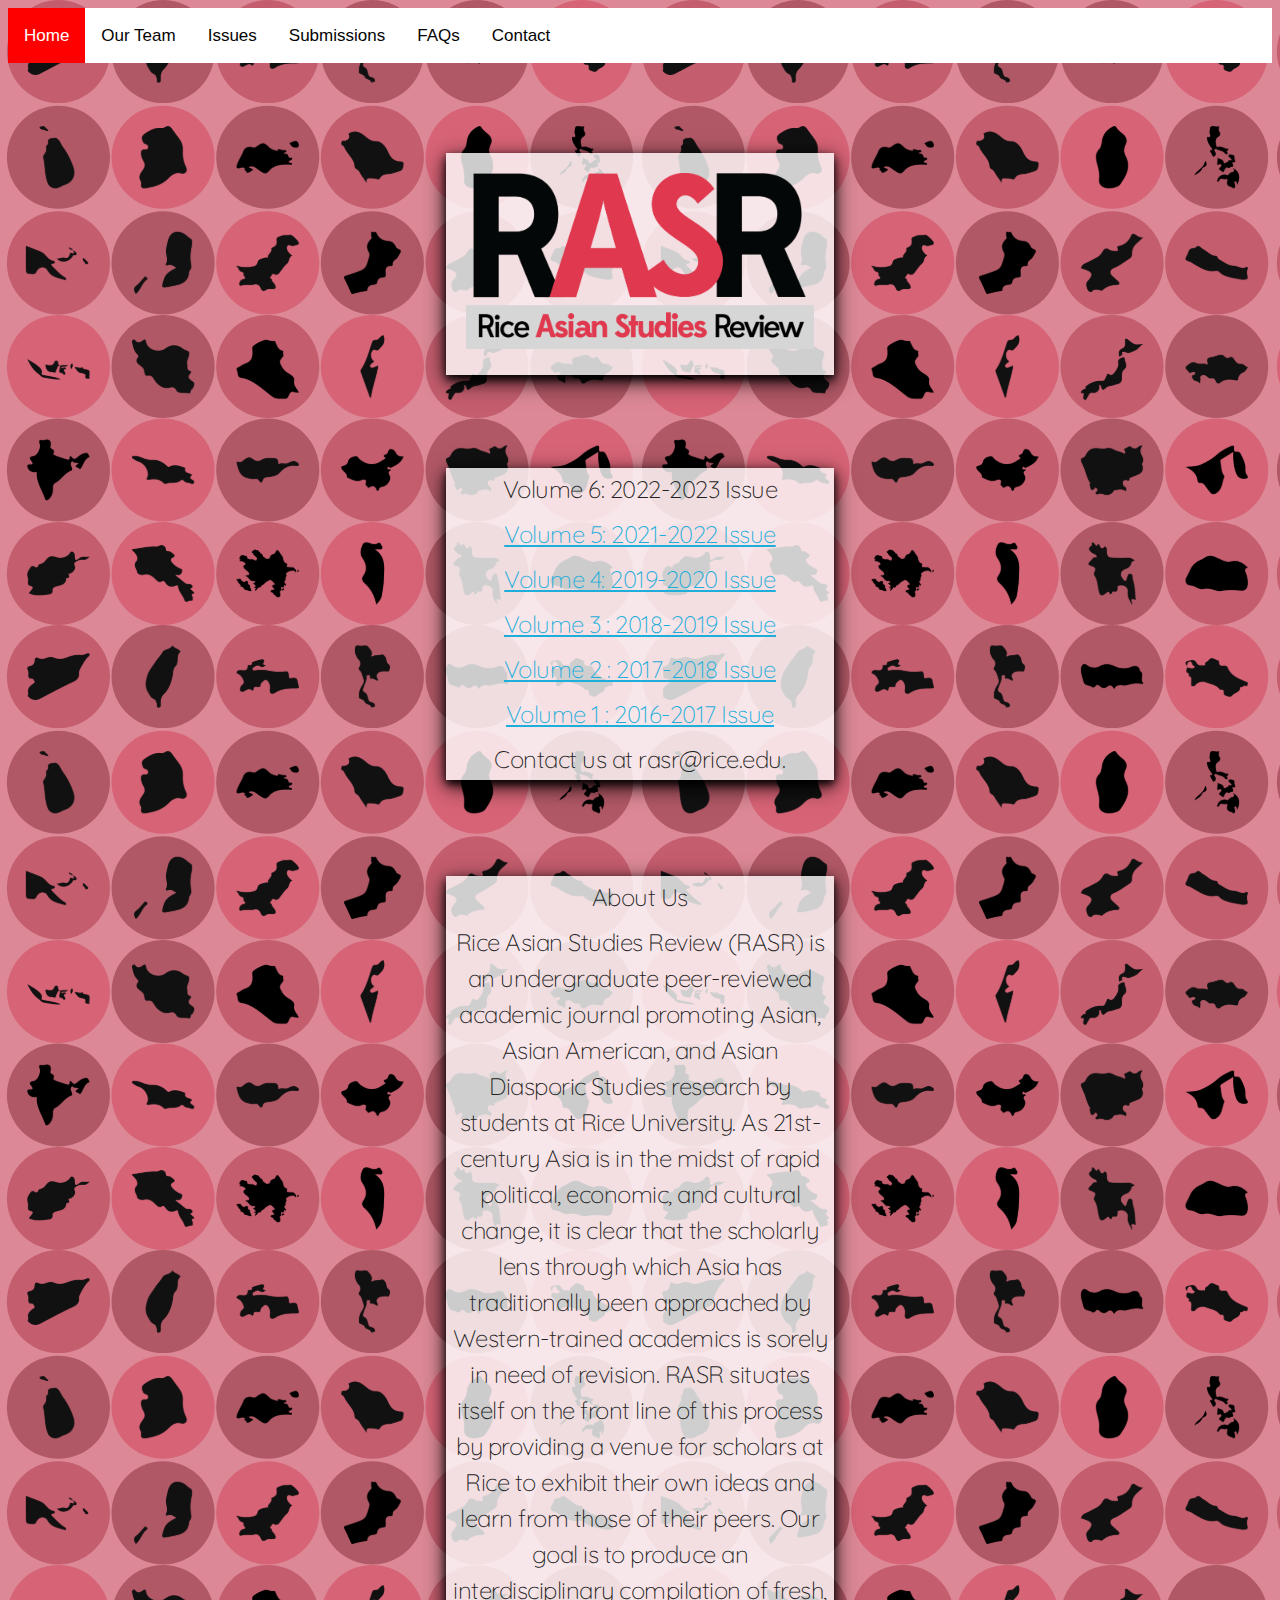
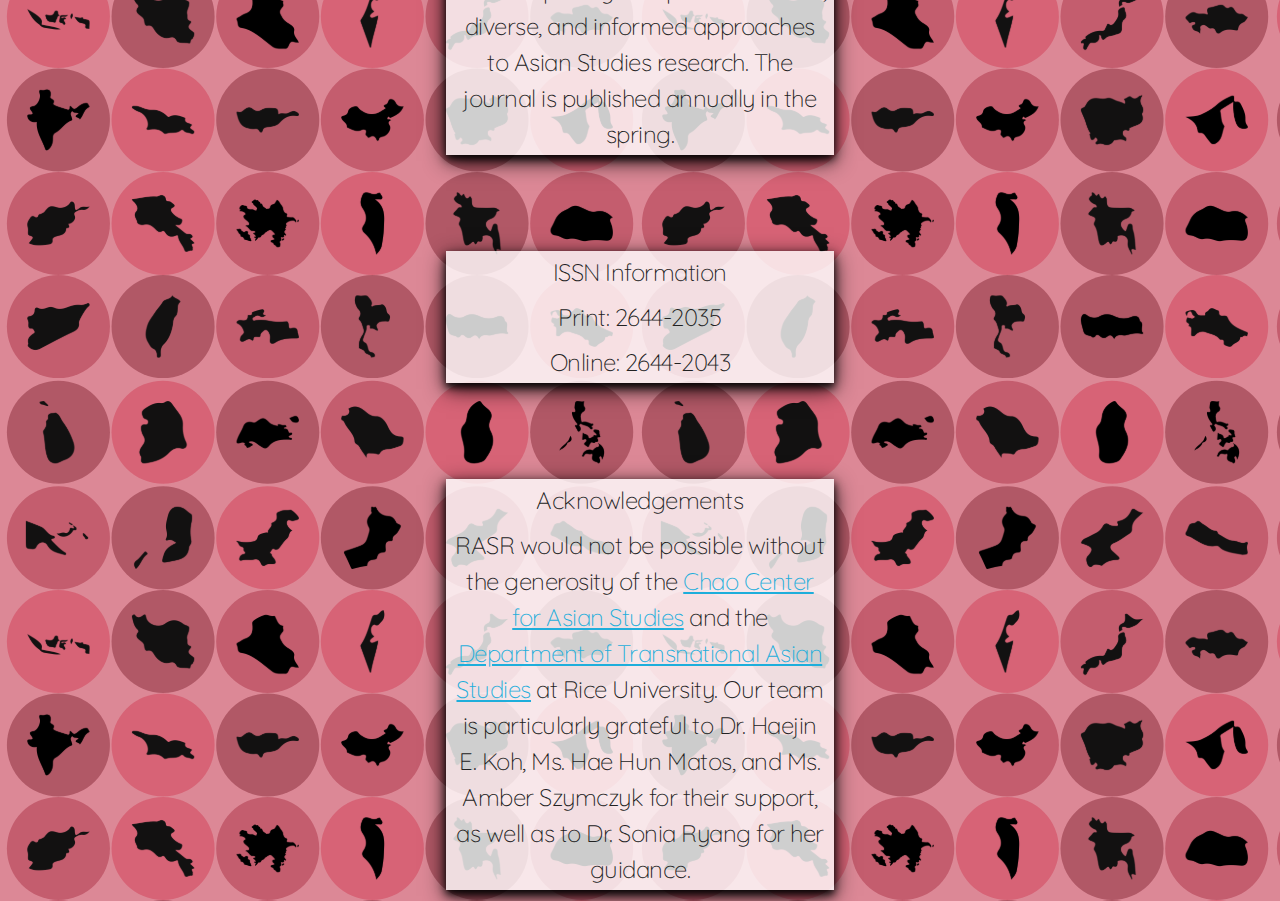
<file: index.html>
<!DOCTYPE html>
<html lang="en">
<head>
<!-- <head background="web-background%20copy.svg"> -->
    <meta charset="UTF-8">
    <title>RASR</title>
    <link rel="stylesheet" href="Skeleton-2.0.4/css/skeleton.css">
    <link rel="stylesheet" href="custom.css">
    <link href="https://fonts.googleapis.com/css?family=Quicksand:300,400" rel="stylesheet">
    <link rel="shortcut icon" href="betterqualitylogo.png">
</head>

<!-- Navigation: Attempt 1 -->
<div class="nav">
    <a class="active" href="index.html">Home</a>
    <a href="pages/ourteam.html">Our Team</a>
    <a href="pages/issues.html">Issues</a>
    <a href="pages/submissions.html">Submissions</a>
    <a href="pages/faqs.html">FAQs</a>
    <a href="pages/contact.html">Contact</a>
  </div>


<body background="web-background%20copy.svg">

    <div class="row gap"></div>
    <div class="row">
    <div class="offset-by-four four columns">
        <div class="card submit-card">
            <img class="u-max-full-width logo" src="Logo_avery.png">
        </div>
    </div>
</div>


<div class="row gap"></div><div class="row">
    <div class="offset-by-four four columns">
        <div class="card submit-card">
            <h5 class="article_title">Volume 6: 2022-2023 Issue</h5>
            <h5 class="article_title"><a href="issue5/RASR_V5.pdf">Volume 5: 2021-2022 Issue</a></h5>
            <h5 class="article_title"><a href="RASR_V4_FINAL.pdf">Volume 4: 2019-2020 Issue</a></h5>
            <h5 class="article_title"><a href="RASR_V3.pdf">Volume 3 : 2018-2019 Issue</a></h5>
            <h5 class="article_title"><a href="issue2/RASR_VOLUME_2.pdf">Volume 2 : 2017-2018 Issue</a></h5>
            <h5 class="article_title"><a href="issue1/RASR Inaugural Issue_full.pdf">Volume 1 : 2016-2017 Issue</a></h5>
            <h5 class="article_title">Contact us at rasr@rice.edu.</h5>
        </div>
    </div>
</div>

<!-- About Us Section -->
<div class="row gap"></div><div class="row">
    <div class="offset-by-four four columns">
        <div class="card submit-card">

            <h5 class="article_title">About Us</h5>
            <h5 class="article_title">
                Rice Asian Studies Review (RASR) is an undergraduate peer-reviewed academic journal promoting Asian, Asian American, and Asian Diasporic Studies research by students at Rice University. As 21st-century Asia is in the midst of rapid political, economic, and cultural change, it is clear that the scholarly lens through which Asia has traditionally been approached by Western-trained academics is sorely in need of revision. RASR situates itself on the front line of this process by providing a venue for scholars at Rice to exhibit their own ideas and learn from those of their peers. Our goal is to produce an interdisciplinary compilation of fresh, diverse, and informed approaches to Asian Studies research. The journal is published annually in the spring.
            </h5>
        </div>
    </div>
</div>


<!-- ISSN Section -->
<div class="row gap"></div><div class="row">
    <div class="offset-by-four four columns">
    <div class="card submit-card">

        <h5 class="article_title">ISSN Information</h5>
        <h5 class="article_title">
            Print: 2644-2035
        </h5>
        <h5 class="article_title">
            Online: 2644-2043
        </h5>
    </div>
    </div>  
</div>

<!-- Acknowledgements Section -->
<div class="row gap"></div><div class="row">
    <div class="offset-by-four four columns">
    <div class="card submit-card">

        <h5 class="article_title">Acknowledgements</h5>
        <h5 class="article_title">

            RASR would not be possible without the generosity of the 
            <a href="https://chaocenter.rice.edu/">Chao Center for Asian Studies</a> and the <a href="http://asianstudies.rice.edu">Department of Transnational Asian Studies</a> at Rice University. Our team is particularly grateful to Dr. Haejin E. Koh, Ms. Hae Hun Matos, and Ms. Amber Szymczyk for their support, as well as to Dr. Sonia Ryang for her guidance. 

        </h5>
    </div>
    </div>
</div>


</body>
</html>
</file>
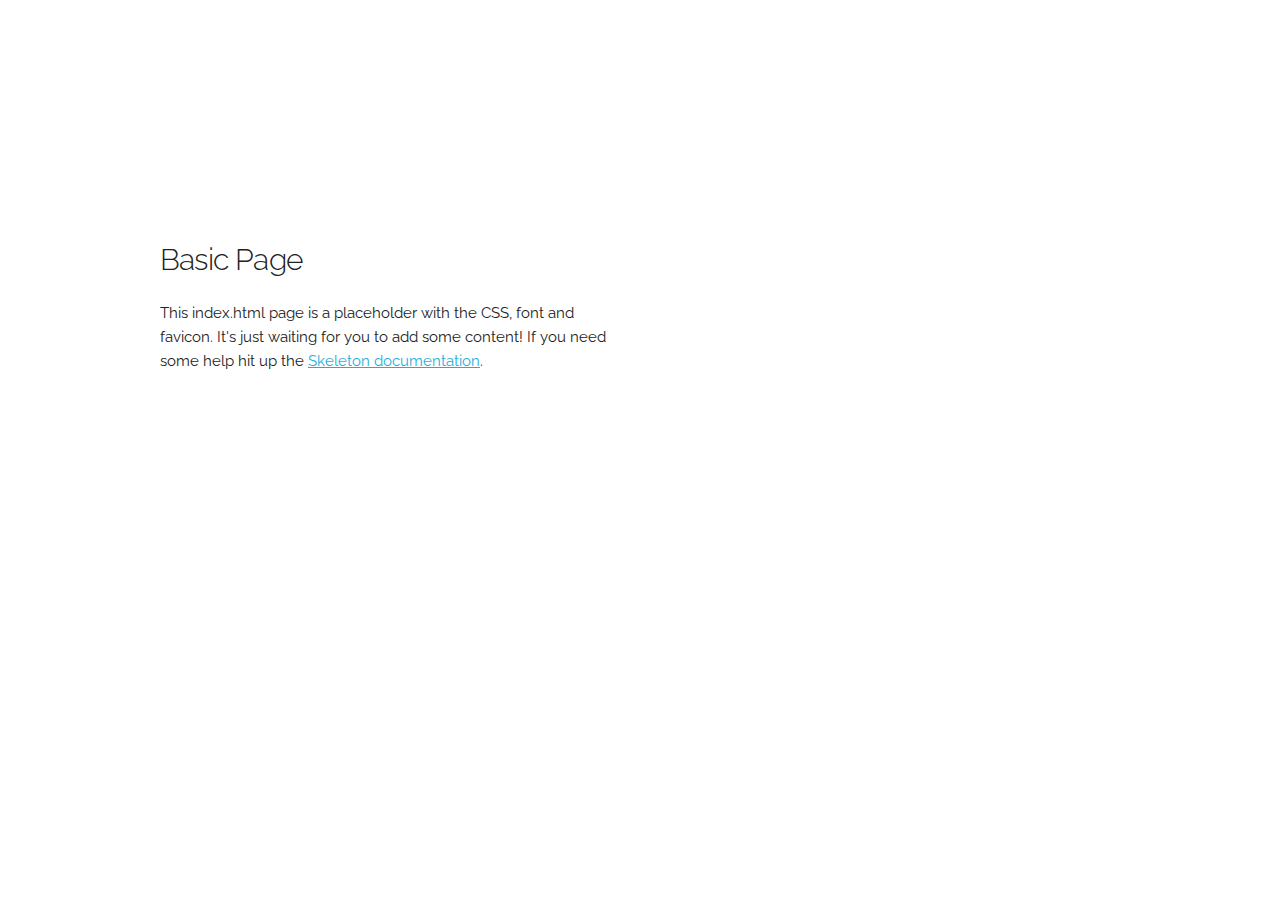
<file: Skeleton-2.0.4/index.html>
<!DOCTYPE html>
<html lang="en">
<head>

  <!-- Basic Page Needs
  –––––––––––––––––––––––––––––––––––––––––––––––––– -->
  <meta charset="utf-8">
  <title>Your page title here :)</title>
  <meta name="description" content="">
  <meta name="author" content="">

  <!-- Mobile Specific Metas
  –––––––––––––––––––––––––––––––––––––––––––––––––– -->
  <meta name="viewport" content="width=device-width, initial-scale=1">

  <!-- FONT
  –––––––––––––––––––––––––––––––––––––––––––––––––– -->
  <link href="//fonts.googleapis.com/css?family=Raleway:400,300,600" rel="stylesheet" type="text/css">

  <!-- CSS
  –––––––––––––––––––––––––––––––––––––––––––––––––– -->
  <link rel="stylesheet" href="css/normalize.css">
  <link rel="stylesheet" href="css/skeleton.css">

  <!-- Favicon
  –––––––––––––––––––––––––––––––––––––––––––––––––– -->
  <link rel="icon" type="image/png" href="images/favicon.png">

</head>
<body>

  <!-- Primary Page Layout
  –––––––––––––––––––––––––––––––––––––––––––––––––– -->
  <div class="container">
    <div class="row">
      <div class="one-half column" style="margin-top: 25%">
        <h4>Basic Page</h4>
        <p>This index.html page is a placeholder with the CSS, font and favicon. It's just waiting for you to add some content! If you need some help hit up the <a href="http://www.getskeleton.com">Skeleton documentation</a>.</p>
      </div>
    </div>
  </div>

<!-- End Document
  –––––––––––––––––––––––––––––––––––––––––––––––––– -->
</body>
</html>
</file>
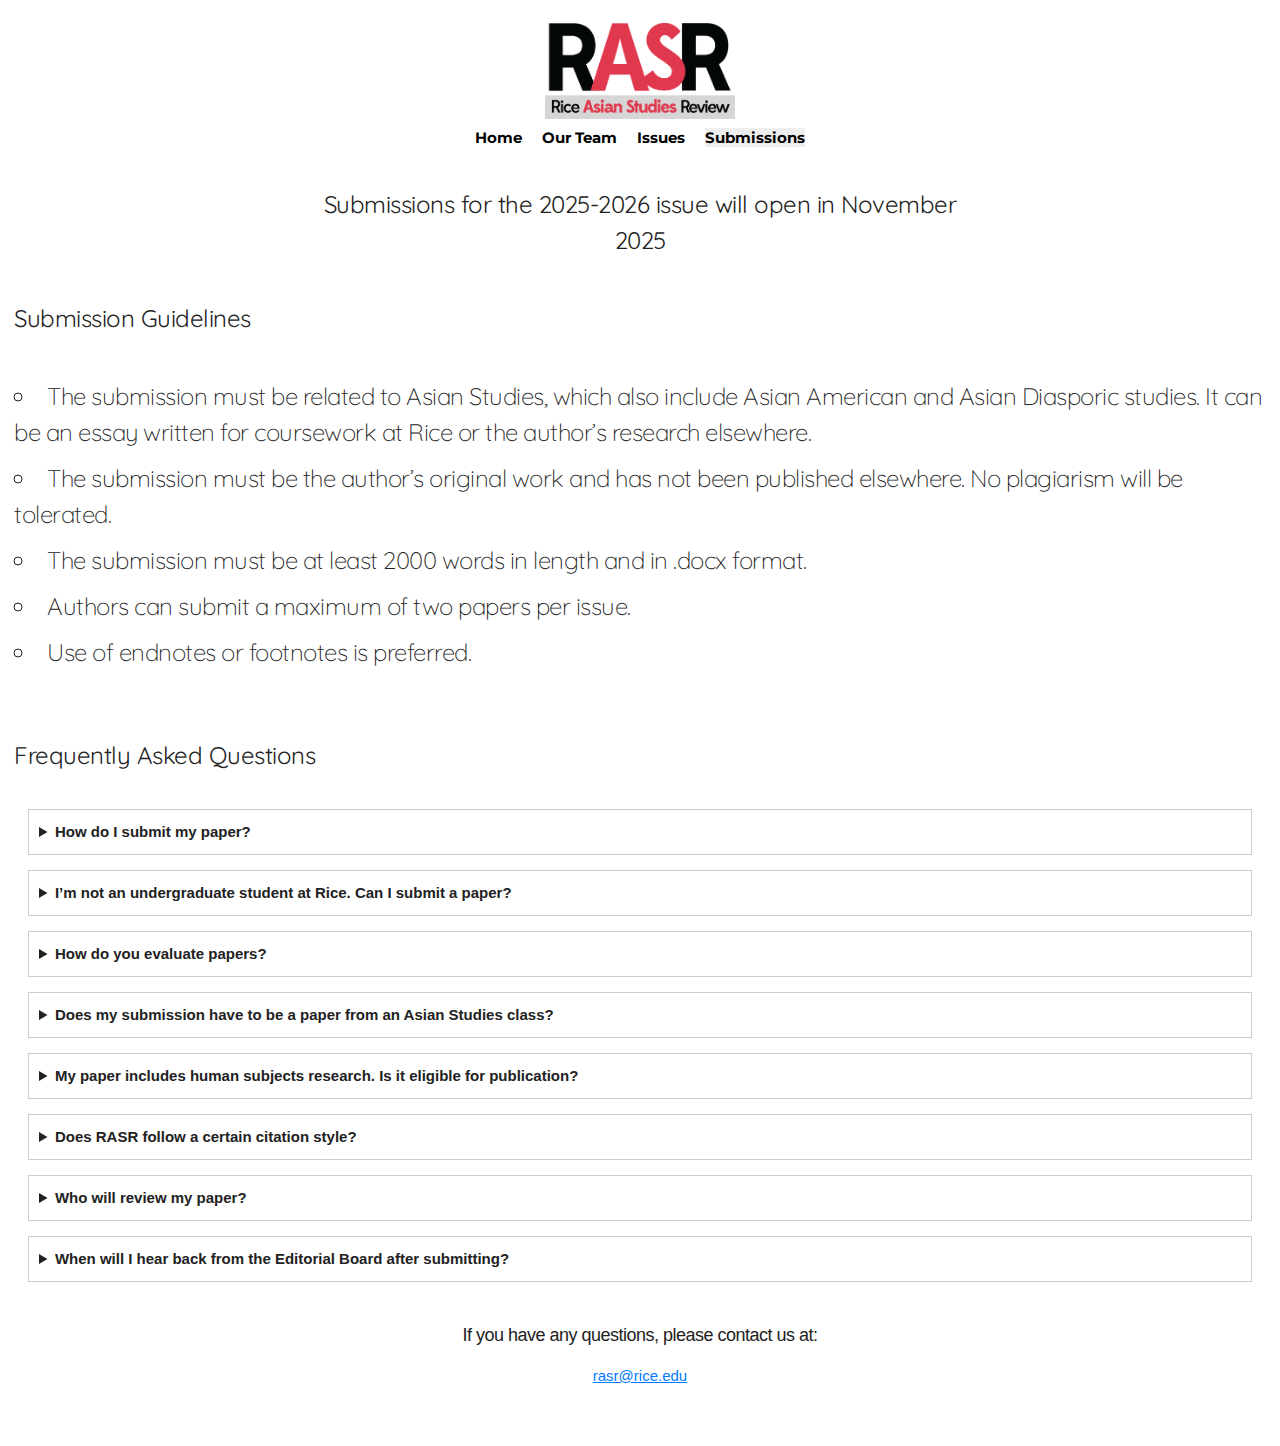
<file: pages/contact.html>
<!DOCTYPE html>
<html lang="en">

<head>
  <meta charset="UTF-8" />
  <meta name="viewport" content="width=device-width, initial-scale=1.0" />
  <link rel="stylesheet" href="https://fonts.googleapis.com/css2?family=Montserrat:wght@300;400;700&display=swap" />
  <link href="https://fonts.googleapis.com/css?family=Quicksand:300,400" rel="stylesheet">
  <link rel="stylesheet" href="../Skeleton-2.0.4/css/skeleton.css">
  <link rel="stylesheet" href="../custom.css" />
  <link rel="shortcut icon" href="../site_images/favico.png">

  <title>Submissions</title>

  <style>
    /* Header and Navigation */

    .new-div{
      display: flex;
      justify-content: left;
      /*align-items: center;*/
      /*text-align: center;*/
      margin-top: 30px;
      margin-bottom: 30px;
    }

    .text-div{
      width: 700px;
      text-align: left;
    }

    .nav-bar {
      display: flex;
      list-style: none; /* Remove bullet points */
      margin: 0; /* Remove default margin */
      padding: 0;
      width: 100%; /* Make the navigation bar span the full width */
      justify-content: center; /* Center the navigation items */
    }

    .nav-item {
      margin: 0 10px;
    }

    .nav-link {
      text-decoration: none; /* Remove underline */
      color: black;
      font-weight: bold;
      font-family: "Montserrat", sans-serif;
      transition: background-color 0.3s ease; /* Smooth background color change */
    }

    .nav-link:hover {
      background-color: #ddd; /* Lighten background on hover */
    }

    .nav-link.active {
      background-color: #eee; /* Darker background for active link */
    }

    /* Content */
    .content {
      margin-top: 20px; /* Space below the header */
      padding: 20px;
    }

    .contact-section {
      text-align: center;
      margin-bottom: 30px;
    }

    .contact-section h5 {
      font-weight: normal; /* Less bold for readability */
      font-size: 18px;
      margin-bottom: 15px;
    }

    .contact-section a {
      color: #007bff; /* Blue for links */
    }

    .button {
      display: inline-block;
      padding: 0px 20px;
      background-color: #770000;
      color: #fff;
      text-decoration: none;
      border: none;
      border-radius: 5px;
      cursor: pointer;
    }

    .button:hover {
      background-color: #c85252;
    }

    .faqs-container {
      margin: 20px;
    }

    details {
      border: 1px solid #ccc;
      padding: 10px;
      margin-bottom: 15px;
    }

    summary {
      cursor: pointer;
      font-weight: bold;
    }

    details[open] summary {
      background-color: #f2f2f2;
    }
  </style>
</head>

<body style="padding-top: 15px;">

  <header class="header">

    <div style="text-align: center; margin: auto; position: static; top: 0px; left: 0px; right: 0px; background-color: white;">
      <img src="../site_images/Logo_avery.png" style="width: 15%; height: 15%;" alt="">
    </div>


    <nav class="nav-bar">

      <div class="nav-item">
        <a href="../index.html" class="nav-link">Home</a>
      </div>
      <div class="nav-item">
        <a href="../pages/ourteam.html" class="nav-link">Our Team</a>
      </div>
      <div class="nav-item">
        <a href="../pages/issues.html" class="nav-link">Issues</a>
      </div>
      <div class="nav-item">
        <a href="../pages/contact.html" class="nav-link active">Submissions</a>
      </div>

<!--      <div class="nav-item">-->
<!--        <a href="../pages/contact.html" class="nav-link active">Contact</a>-->
<!--      </div>-->

    </nav>

  </header>


         <div class="new-div" style="justify-content: center; text-align: center">
       <div class="text-div" style="justify-content: center; text-align: center">
         <h5 class="article_title"><b> Submissions for the 2025-2026 issue will open in November 2025</b></h5>
         </div>
        </div>

<!--  <div style="text-align: center;">-->
<!--    <img src="../site_images/RASR%202025%20Call%20for%20Submissions.png" alt="Poster Image" width="35%" height="35%">-->
<!--  </div>-->


           <div class="new-div">
       <div class="text-div">
         <h5 class="article_title"><b>Submission Guidelines</b></h5>
         </div>
        </div>

        <div class="new-div">
       <div class="list-div">
         <h5 class="article_title">
           <ul>
             <li>The submission must be related to Asian Studies, which also include Asian American and Asian Diasporic studies. It can be an essay written for coursework at Rice or the author’s research elsewhere.</li>
                  <li>The submission must be the author’s original work and has not been published elsewhere. No plagiarism will be tolerated.</li>
             <li>The submission must be at least 2000 words in length and in .docx format.</li>
             <li>Authors can submit a maximum of two papers per issue.</li>
             <li>Use of endnotes or footnotes is preferred.</li></ul></h5>
         </div>
        </div>


  <div class="new-div">
    <div class="text-div">
      <h5 class="article_title"><b>Frequently Asked Questions</b></h5>
    </div>
  </div>

  <div class="faqs-container">
    <details>
      <summary>How do I submit my paper?</summary>
      <p>Please submit papers to our email <a href="mailto:rasr@rice.edu">rasr@rice.edu</a> and make sure your paper follows the <a href="submissions.html">submission guidelines</a>!</p>
    </details>
    <details>
      <summary>I’m not an undergraduate student at Rice. Can I submit a paper?</summary>
      <p>No. RASR currently only takes submissions from Rice undergraduates.</p>
    </details>
    <details>
      <summary>How do you evaluate papers?</summary>
      <p>We look for papers that present original research, especially with primary sources, and demonstrate a fresh insight into Asia or Asian diasporas. The paper should have a strong thesis that is well-corroborated by evidence, a clear, organized structure, and good writing quality.</p>
    </details>
    <details>
      <summary>Does my submission have to be a paper from an Asian Studies class?</summary>
      <p>Absolutely not! As long as the paper is related to Asian, Asian American, or Asian Diasporic Studies, it is eligible for submission. RASR also welcomes papers not written for classes at Rice, including the student’s independent research.</p>
    </details>
    <details>
      <summary>My paper includes human subjects research. Is it eligible for publication?</summary>
      <p>The paper needs to have an official IRB number to be able to be published. This means that papers with human subjects research that were written for a class and did not receive proper IRB approval are not eligible for publication.</p>
    </details>
    <details>
      <summary>Does RASR follow a certain citation style?</summary>
      <p>We do not! Since RASR is an interdisciplinary journal, we don’t restrict our submissions to one citation style. That said, for formatting purposes, we do prefer that authors use footnotes or endnotes.</p>
    </details>
    <details>
      <summary>Who will review my paper?</summary>
      <p>Through a double-blind review process, the editorial board will first review your paper to decide if it is publishable, in which case your paper will then be reviewed by a faculty member at Rice to ensure that your thesis and research methods meet our standards.</p>
    </details>
    <details>
      <summary>When will I hear back from the Editorial Board after submitting?</summary>
      <p>After submission, you will receive an email from the Editorial Board confirming that we have received your paper. We try our best to review papers and get back to authors in a timely manner. You can expect to hear back from us from five to six weeks after the submission deadline.</p>
    </details>

  </div>



  <div class="content">
    <section class="contact-section">
      <h5>If you have any questions, please contact us at:</h5>
      <a href="mailto:rasr@rice.edu">rasr@rice.edu</a>
    </section>
  </div>

</body>

</html>
</file>
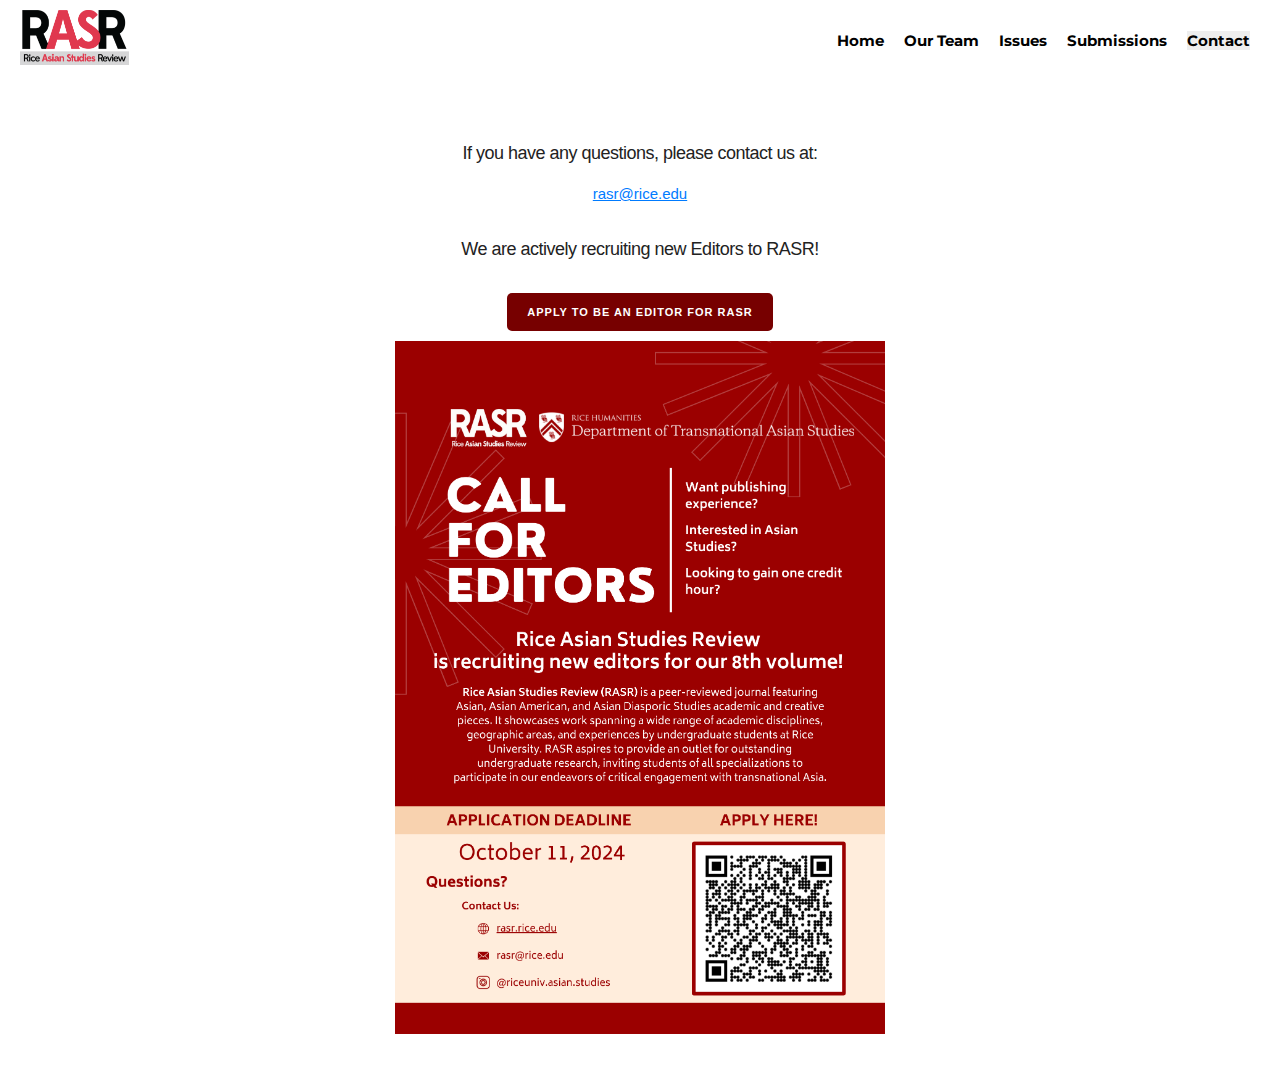
<file: pages/contact_copy.html>
<!DOCTYPE html>
<html lang="en">

<head>
  <meta charset="UTF-8" />
  <meta name="viewport" content="width=device-width, initial-scale=1.0" />
  <link rel="stylesheet" href="https://fonts.googleapis.com/css2?family=Montserrat:wght@300;400;700&display=swap" />
  <link rel="stylesheet" href="../Skeleton-2.0.4/css/skeleton.css">
  <link rel="stylesheet" href="../custom.css" />
  <link rel="shortcut icon" href="../site_images/favico.png">

  <title>Contact</title>

  <style>
    /* Header and Navigation */
    .header {
      background-color: white;
      position: fixed;
      top: 0;
      left: 0;
      right: 0;
      padding: 10px 20px;
      display: flex;
      justify-content: space-between; /* Space items evenly */
      align-items: center; /* Align vertically */
    }

    .logo {
      width: 15%;
    }

    .nav-bar {
      display: flex;
      list-style: none; /* Remove bullet points */
      margin: 0; /* Remove default margin */
      padding: 0;
      width: 100%; /* Make the navigation bar span the full width */
      justify-content: right; /* Center the navigation items */
    }

    .nav-item {
      margin: 0 10px;
    }

    .nav-link {
      text-decoration: none; /* Remove underline */
      color: black;
      font-weight: bold;
      font-family: "Montserrat", sans-serif;
      transition: background-color 0.3s ease; /* Smooth background color change */
    }

    .nav-link:hover {
      background-color: #ddd; /* Lighten background on hover */
    }

    .nav-link.active {
      background-color: #eee; /* Darker background for active link */
    }


    /* Content */
    .content {
      margin-top: 120px; /* Space below the header */
      padding: 20px;
    }

    .contact-section {
      text-align: center;
      margin-bottom: 30px;
    }

    .contact-section h5 {
      font-weight: normal; /* Less bold for readability */
      font-size: 18px;
      margin-bottom: 15px;
    }

    .contact-section a {
      color: #007bff; /* Blue for links */
    }

    .button {
      display: inline-block;
      padding: 0px 20px;
      background-color: #770000;
      color: #fff;
      text-decoration: none;
      border: none;
      border-radius: 5px;
      cursor: pointer;
    }

    .button:hover {
      background-color: #c85252;
    }


  </style>
</head>

<body>

  <header class="header">

    <div style="text-align: left; margin: auto; position: static; top: 0px; left: 0px; right: 0px; background-color: white;">
      <img src="../site_images/Logo_avery.png" style="width: 15%; height: 15%;">
    </div>

    <nav class="nav-bar">
      <div class="nav-item">
        <a href="../index.html" class="nav-link">Home</a>
      </div>
      <div class="nav-item">
        <a href="ourteam.html" class="nav-link">Our Team</a>
      </div>
      <div class="nav-item">
        <a href="issues.html" class="nav-link">Issues</a>
      </div>
      <div class="nav-item">
        <a href="submissions.html" class="nav-link">Submissions</a>
      </div>
<!--      <div class="nav-item">-->
<!--        <a href="faqs.html" class="nav-link">FAQs</a>-->
<!--      </div>-->
      <div class="nav-item">
        <a href="contact.html" class="nav-link active">Contact</a>
      </div>

    </nav>
  </header>

  <div class="content">
    <section class="contact-section">
      <h5>If you have any questions, please contact us at:</h5>
      <a href="mailto:rasr@rice.edu">rasr@rice.edu</a>
    </section>
    <section class="contact-section">

      <h5>We are actively recruiting new Editors to RASR!</h5>
    </section>

    <div style="text-align: center;">
      <a href="https://forms.gle/W8kXaDK9TGoEsNX37" class="button">Apply to be an Editor for RASR</a>
      <br>
      <img src="../site_images/RASR%20Call%20for%20Editors.png" alt="Poster Image" width="40%" height="40%">
    </div>


  </div>
</body>

</html>
</file>
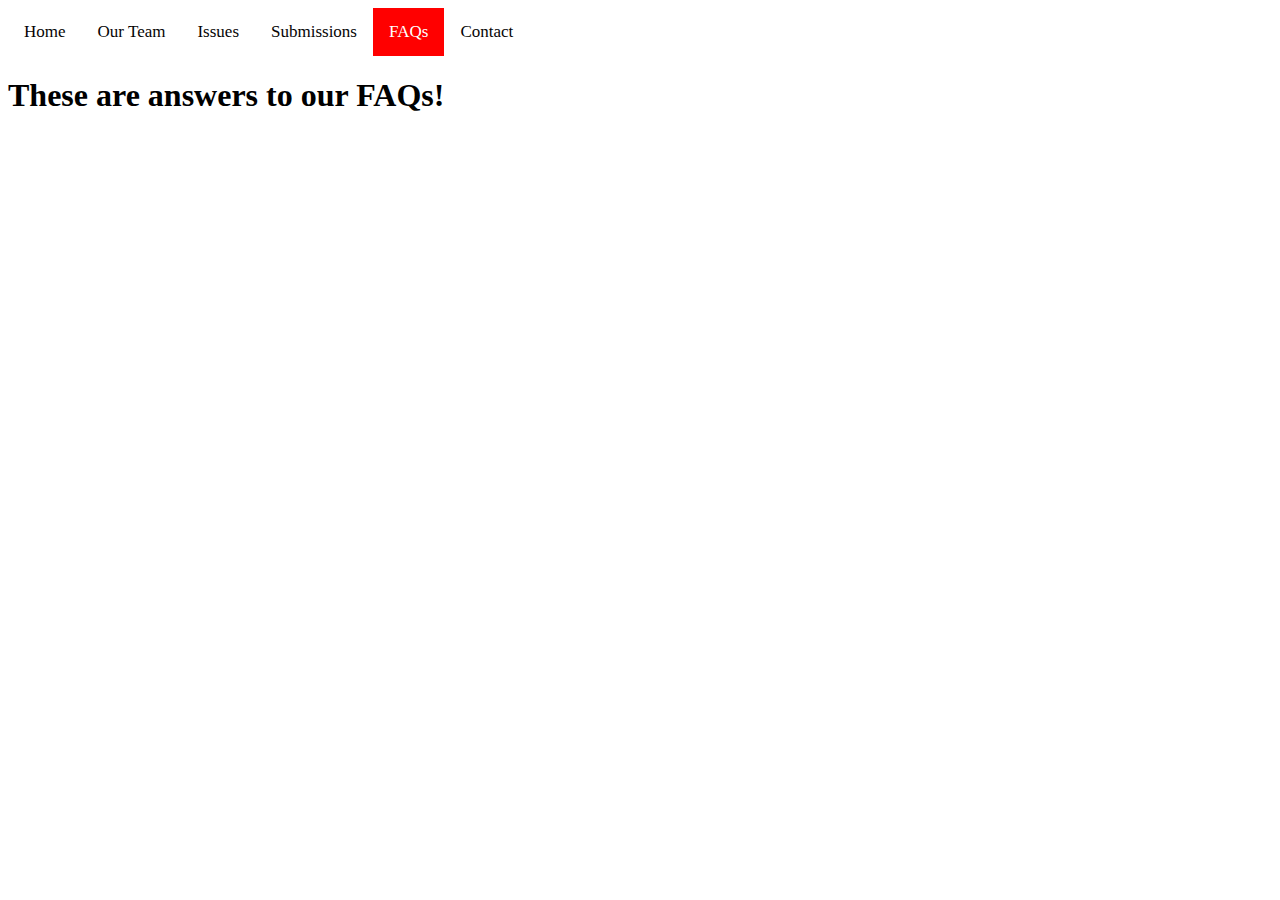
<file: pages/faqs.html>
<!DOCTYPE html>

<html lang="en">

  <head>

    <meta charset="UTF-8" />

    <meta name="viewport" content="width=device-width, initial-scale=1.0" />

    <link

      href="https://fonts.googleapis.com/css2?family=Montserrat&display=swap"

      rel="stylesheet"

    />

    <link rel="stylesheet" href="../custom.css"/>

    <title>FAQs</title>

  </head>

  <body>

    <!-- Navigation -->
    <div class="nav">
      <a href="../index.html">Home</a>
      <a href="ourteam.html">Our Team</a>
      <a href="issues.html">Issues</a>
      <a href="submissions.html">Submissions</a>
      <a class="active" href="faqs.html">FAQs</a>
      <a href="contact.html">Contact</a>
    </div>

    <div class="body-text"><h1>These are answers to our FAQs!</h1></div>

  </body>

</html>
</file>
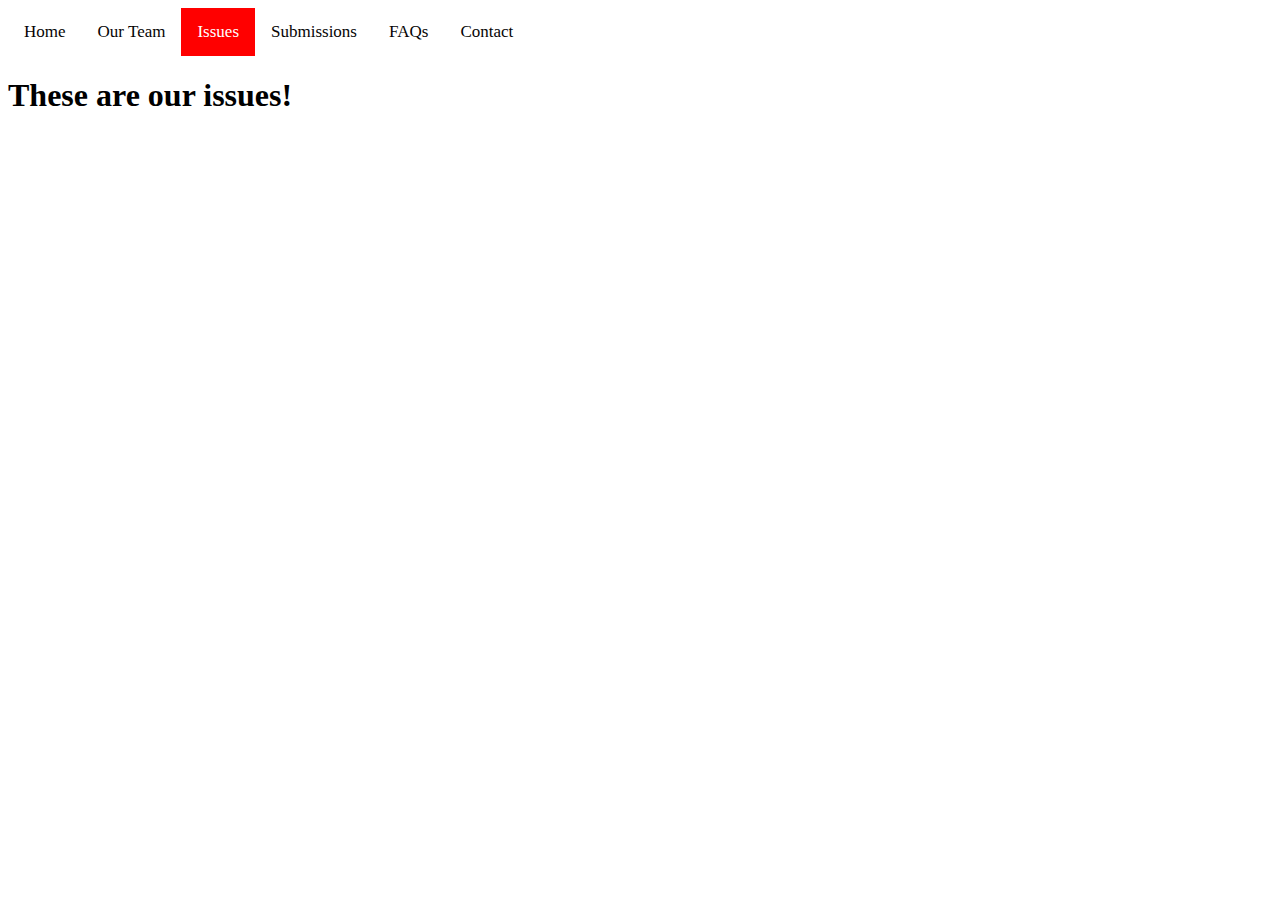
<file: pages/issues.html>
<!DOCTYPE html>

<html lang="en">

  <head>

    <meta charset="UTF-8" />

    <meta name="viewport" content="width=device-width, initial-scale=1.0" />

    <link

      href="https://fonts.googleapis.com/css2?family=Montserrat&display=swap"

      rel="stylesheet"

    />

    <link rel="stylesheet" href="../custom.css"/>

    <title>Issues</title>

  </head>

  <body>

    <!-- Navigation -->
    <div class="nav">
      <a href="../index.html">Home</a>
      <a href="ourteam.html">Our Team</a>
      <a class="active" href="issues.html">Issues</a>
      <a href="submissions.html">Submissions</a>
      <a href="faqs.html">FAQs</a>
      <a href="contact.html">Contact</a>
    </div>

    <div class="body-text"><h1>These are our issues!</h1></div>

  </body>

</html>
</file>
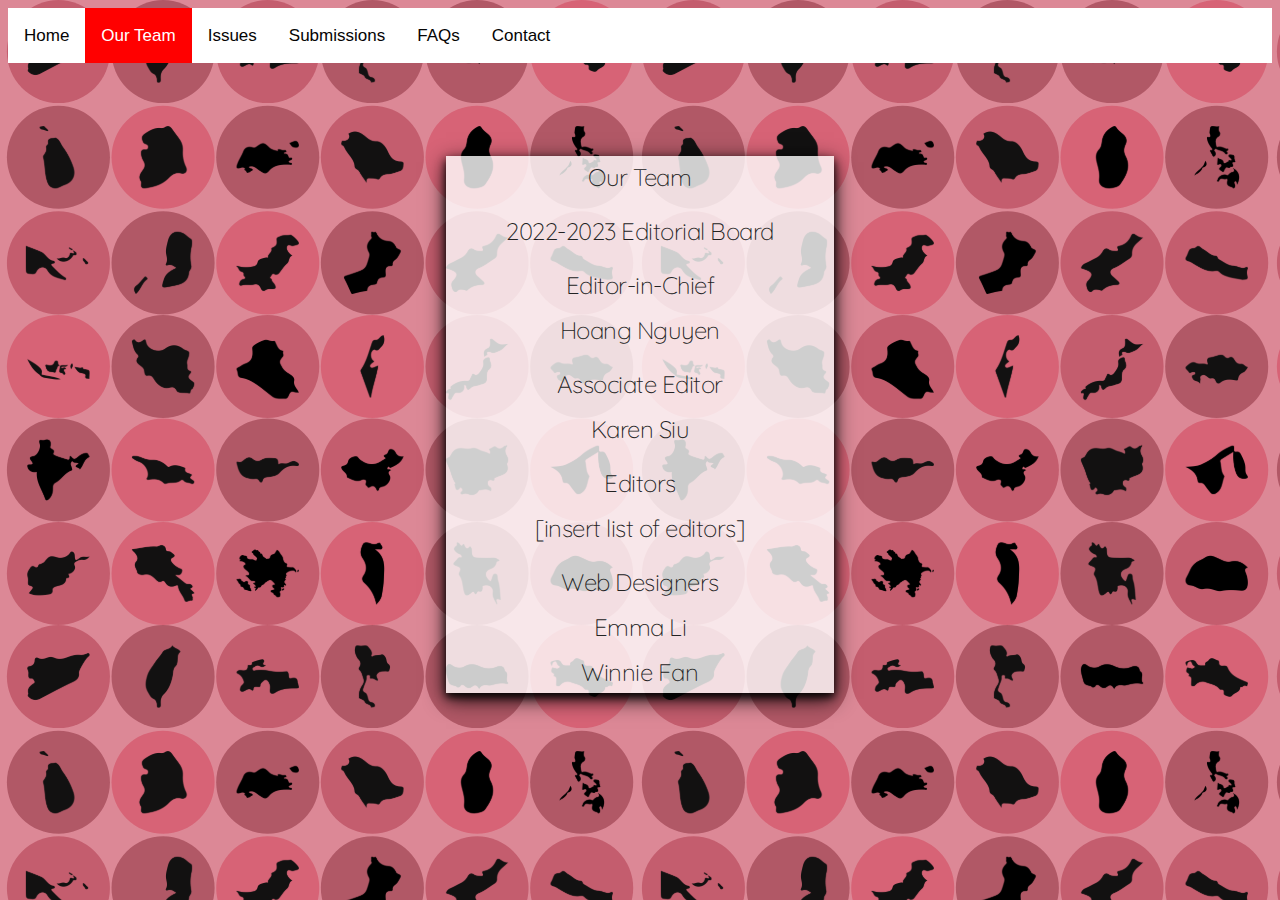
<file: pages/ourteam.html>
<!DOCTYPE html>

<html lang="en">

  <head>

    <meta charset="UTF-8" />

    <meta name="viewport" content="width=device-width, initial-scale=1.0" />

    <link

      href="https://fonts.googleapis.com/css2?family=Montserrat&display=swap"

      rel="stylesheet"

    />

    <link rel="stylesheet" href="../Skeleton-2.0.4/css/skeleton.css">
    <link rel="stylesheet" href="../custom.css"/>
    <link href="https://fonts.googleapis.com/css?family=Quicksand:300,400" rel="stylesheet">

    <link rel="shortcut icon" href="../favico.png">

    <title>Our Team</title>

  </head>

  <!-- <body> -->
  <body background="../web-background%20copy.svg">

    <!-- Navigation -->
    <div class="nav">
      <a href="../index.html">Home</a>
      <a class="active" href="ourteam.html">Our Team</a>
      <a href="issues.html">Issues</a>
      <a href="submissions.html">Submissions</a>
      <a href="faqs.html">FAQs</a>
      <a href="contact.html">Contact</a>
    </div>

    <div class="row gap"></div><div class="row">
      <div class="offset-by-four four columns">
        <div class="card submit-card">
            <h5 class="article_title">
              Our Team
            </h5>

            <h5 class="article_title">
                    
            </h5>

            <h5 class="article_title">
              2022-2023 Editorial Board
            </h5>
            <h5 class="article_title">
                    
            </h5>

            <h5 class="article_title">
              Editor-in-Chief
            </h5>

            <h5 class="article_title">
              Hoang Nguyen
            </h5>
            <h5 class="article_title">
                    
            </h5>

            <h5 class="article_title">
              Associate Editor
            </h5>

            <h5 class="article_title">
              Karen Siu
            </h5>

            <h5 class="article_title">
                    
            </h5>

            <h5 class="article_title">
              Editors
            </h5>

            <h5 class="article_title">
              [insert list of editors]
            </h5>

            <h5 class="article_title">
                    
            </h5>

            <h5 class="article_title">
              Web Designers
            </h5>

            <h5 class="article_title">
              Emma Li
            </h5>

            <h5 class="article_title">
              Winnie Fan
            </h5>


        </div>
    </div>

  </body>

</html>
</file>
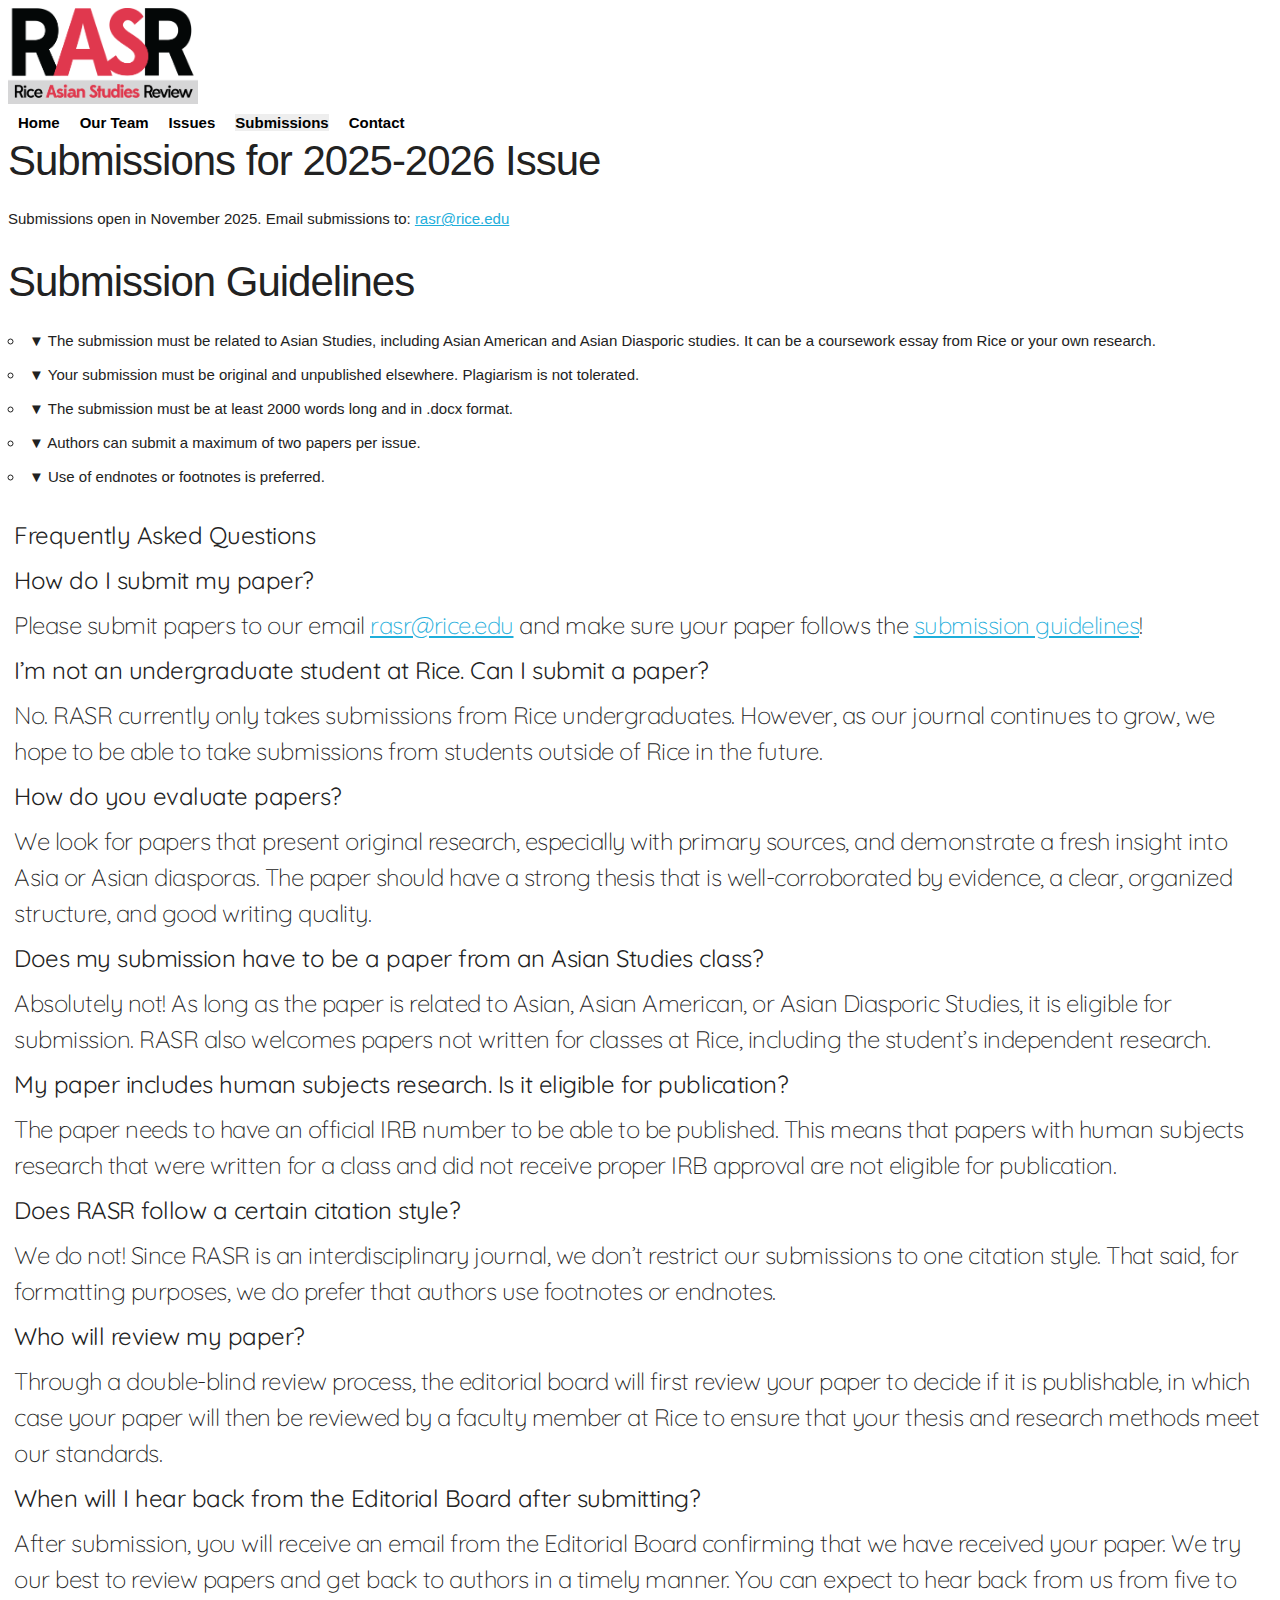
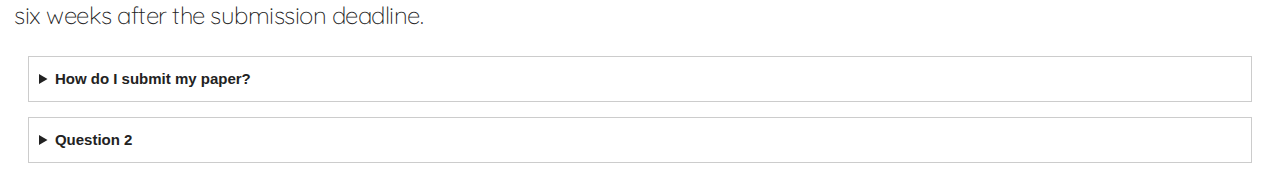
<file: pages/submissions.html>
<!DOCTYPE html>

<html lang="en">

  <head>

    <meta charset="UTF-8" />
    <meta name="viewport" content="width=device-width, initial-scale=1.0" />

    <link

      href="https://fonts.googleapis.com/css2?family=Montserrat&display=swap" rel="stylesheet"

    />
    <link rel="stylesheet" href="../Skeleton-2.0.4/css/skeleton.css">
    <link rel="stylesheet" href="../custom.css"/>
    <link href="https://fonts.googleapis.com/css?family=Quicksand:300,400" rel="stylesheet">
    <link rel="shortcut icon" href="../site_images/favico.png">
    <title>Submissions</title>
    <style>
     /* Header and Navigation */
    .header {
      background-color: white;
      position: fixed;
      top: 0;
      left: 0;
      right: 0;
      padding: 10px 20px;
      display: flex;
      justify-content: space-between; /* Space items evenly */
      align-items: center; /* Align vertically */
    }

    .logo {
      width: 15%;
    }

    .nav-bar {
      display: flex;
      list-style: none; /* Remove bullet points */
      margin: 0; /* Remove default margin */
      padding: 0;
    }

    .nav-item {
      margin: 0 10px;
    }

    .nav-link {
      text-decoration: none; /* Remove underline */
      color: black;
      font-weight: bold;
      font-family: "Raleway", "HelveticaNeue", "Helvetica Neue", Helvetica, Arial, sans-serif;
      transition: background-color 0.3s ease; /* Smooth background color change */
    }

    .nav-link:hover {
      background-color: #ddd; /* Lighten background on hover */
    }

    .nav-link.active {
      background-color: #eee; /* Slightly darker background for active link */
    }

    /* Content */
    .content {
      margin-top: 120px; /* Space below the header */
      padding: 20px;
    }

    .contact-section {
      text-align: center;
      margin-bottom: 30px;
    }

    .contact-section h5 {
      font-weight: normal; /* Less bold for readability */
      font-size: 18px;
      margin-bottom: 15px;
    }

    .contact-section a {
      color: #007bff; /* Blue for links */
    }

     .faqs-container {
         margin: 20px;
     }

     details {
         border: 1px solid #ccc;
         padding: 10px;
         margin-bottom: 15px;
     }

     summary {
         cursor: pointer;
         font-weight: bold;
     }

     details[open] summary {
         background-color: #f2f2f2;
     }


  </style>
</head>

  <!-- <body> -->
<!--    <body style="padding-top: 180px;">-->
  <body>


    
<!--    <div style="text-align: left; margin: auto; position: fixed; top: 60px;-->
<!--      left: 20px;-->
<!--      right: 0px; background-color: white;">-->
<!--        <img src="Logo_avery.png" style="width: 15%; height: 15%;">-->
<!--    </div>-->



<!--      <header class="header">-->
<!--    <a href="#" class="logo"></a>-->
<!--    <nav class="nav-bar">-->
<!--      <li class="nav-item">-->
<!--        <a href="../index.html" class="nav-link">Home</a>-->
<!--      </li>-->
<!--      <li class="nav-item">-->
<!--        <a href="ourteam.html" class="nav-link">Our Team</a>-->
<!--      </li>-->
<!--      <li class="nav-item">-->
<!--        <a href="issues.html" class="nav-link">Issues</a>-->
<!--      </li>-->
<!--      <li class="nav-item">-->
<!--        <a href="submissions.html" class="nav-link active">Submissions</a>-->
<!--      </li>-->
<!--      <li class="nav-item">-->
<!--        <a href="faqs.html" class="nav-link">FAQs</a>-->
<!--      </li>-->
<!--      <li class="nav-item">-->
<!--        <a href="contact.html" class="nav-link">Contact</a>-->
<!--      </li>-->
<!--    </nav>-->
<!--  </header>-->



    <div style="text-align: left; margin: auto; position: static; top: 0px; left: 0px; right: 0px; background-color: white;">
        <img src="../site_images/Logo_avery.png" style="width: 15%; height: 15%;">
    </div>

    <nav class="nav-bar">
        <div class="nav-item">
            <a href="../index.html" class="nav-link">Home</a>
        </div>
        <div class="nav-item">
            <a href="ourteam.html" class="nav-link">Our Team</a>
        </div>
        <div class="nav-item">
            <a href="issues.html" class="nav-link">Issues</a>
        </div>
        <div class="nav-item">
            <a href="submissions.html" class="nav-link active">Submissions</a>
        </div>
<!--        <div class="nav-item">-->
<!--            <a href="faqs.html" class="nav-link">FAQs</a>-->
<!--        </div>-->
        <div class="nav-item">
            <a href="contact.html" class="nav-link">Contact</a>
        </div>

    </nav>
    </header>
    
    
<!--    <div style="display: flex; align-items: center; position: fixed; top: 128px;-->
<!--      left: 0px;-->
<!--      right: 0px;">-->
<!--        <a class="nav-div"  href="../index.html">Home</a>-->
<!--      <a class = "nav-div" href="ourteam.html">Our Team</a>-->
<!--      <a class = "nav-div"  href="issues.html">Issues</a>-->
<!--        <div class = "nav-div"> <a class="active" style= "text-decoration: none; color: black;" href="submissions.html">Submissions</a></div>-->
<!--        <a class="nav-div"  href="faqs.html">FAQs</a>-->
<!--        <a class="nav-div" href="contact.html">Contact</a>-->
<!--    </div>-->

      
<!--       <div class="new-div">-->
<!--     <div class="text-div">-->
<!--       <h5 class="article_title"><b> Submissions for the 2024-2025 issue will open in November 2024</b><br>-->
<!--    All submissions must be emailed to <a href="mailto:rasr@rice.edu">rasr@rice.edu</a></h5>-->
<!--       </div>-->
<!--      </div>-->
<!--              -->
<!--      -->
<!--         <div class="new-div">-->
<!--     <div class="text-div">-->
<!--       <h5 class="article_title"><b>Submission Guidelines</b></h5>-->
<!--       </div>-->
<!--      </div>-->
<!--      -->
<!--      <div class="new-div">-->
<!--     <div class="list-div">-->
<!--       <h5 class="article_title">-->
<!--         <ul>-->
<!--           <li>The submission must be related to Asian Studies, which also include Asian American and Asian Diasporic studies. It can be an essay written for coursework at Rice or the author’s research elsewhere.</li> -->
<!--                <li>The submission must be the author’s original work and has not been published elsewhere. No plagiarism will be tolerated.</li>-->
<!--           <li>The submission must be at least 1500 words in length and in .docx format.</li>-->
<!--           <li>Authors can submit a maximum of two papers per issue.</li>-->
<!--           <li>Use of endnotes or footnotes is preferred.</li></ul></h5>-->
<!--       </div>-->
<!--      </div>-->

    <div class="submissions-container">  <div class="submission-info">
        <h2 class="submission-title">Submissions for 2025-2026 Issue</h2>  <p class="submission-details">Submissions open in November 2025. Email submissions to: <a href="mailto:rasr@rice.edu" class="submission-email">rasr@rice.edu</a></p>
    </div>

        <div class="submission-guidelines">
            <h2 class="guidelines-title">Submission Guidelines</h2>
        </div>

        <div class="guidelines-list">
            <ul class="guidelines-items">
                <li><span class="bullet-point">&#x25BC;</span> The submission must be related to Asian Studies, including Asian American and Asian Diasporic studies. It can be a coursework essay from Rice or your own research.</li> <li><span class="bullet-point">&#x25BC;</span> Your submission must be original and unpublished elsewhere. Plagiarism is not tolerated.</li>
                <li><span class="bullet-point">&#x25BC;</span> The submission must be at least 2000 words long and in .docx format.</li>
                <li><span class="bullet-point">&#x25BC;</span> Authors can submit a maximum of two papers per issue.</li>
                <li><span class="bullet-point">&#x25BC;</span> Use of endnotes or footnotes is preferred.</li>
            </ul>
        </div>
    </div>


    <div class="new-div">
        <div class="text-div">
            <h5 class="article_title"><b>Frequently Asked Questions</b></h5>
        </div>
    </div>

    <div class="new-div">
        <div class="text-div">
            <h5 class="article_title">
                <b>How do I submit my paper?</b>
            </h5>
            <h5 class="article_title">
                Please submit papers to our email <a href="mailto:rasr@rice.edu">rasr@rice.edu</a> and make sure your paper follows the <a href="submissions.html">submission guidelines</a>!
            </h5>
            </h5>
        </div>
    </div>

    <div class="new-div">
        <div class="text-div">
            <h5 class="article_title">
                <b> I’m not an undergraduate student at Rice. Can I submit a paper?</b>
            </h5>
            <h5 class="article_title">
                No. RASR currently only takes submissions from Rice undergraduates. However, as our journal continues to grow, we hope to be able to take submissions from students outside of Rice in the future.
            </h5>
            </h5>
        </div>
    </div>

    <div class="new-div">
        <div class="text-div">
            <h5 class="article_title">
                <b>    How do you evaluate papers?</b>
            </h5>
            <h5 class="article_title">
                We look for papers that present original research, especially with primary sources, and demonstrate a fresh insight into Asia or Asian diasporas. The paper should have a strong thesis that is well-corroborated by evidence, a clear, organized structure, and good writing quality.
            </h5>
            </h5>
        </div>
    </div>

    <div class="new-div">
        <div class="text-div">
            <h5 class="article_title">
                <b>    Does my submission have to be a paper from an Asian Studies class?</b>
            </h5>
            <h5 class="article_title">
                Absolutely not! As long as the paper is related to Asian, Asian American, or Asian Diasporic Studies, it is eligible for submission. RASR also welcomes papers not written for classes at Rice, including the student’s independent research.
            </h5>
            </h5>
        </div>
    </div>

    <div class="new-div">
        <div class="text-div">
            <h5 class="article_title">
                <b>    My paper includes human subjects research. Is it eligible for publication? </b>
            </h5>
            <h5 class="article_title">
                The paper needs to have an official IRB number to be able to be published. This means that papers with human subjects research that were written for a class and did not receive proper IRB approval are not eligible for publication.
            </h5>
            </h5>
        </div>
    </div>


    <div class="new-div">
        <div class="text-div">
            <h5 class="article_title">
                <b>     Does RASR follow a certain citation style?</b>
            </h5>
            <h5 class="article_title">
                We do not! Since RASR is an interdisciplinary journal, we don’t restrict our submissions to one citation style. That said, for formatting purposes, we do prefer that authors use footnotes or endnotes.
            </h5>
            </h5>
        </div>
    </div>


    <div class="new-div">
        <div class="text-div">
            <h5 class="article_title">
                <b>        Who will review my paper?</b>
            </h5>
            <h5 class="article_title">
                Through a double-blind review process, the editorial board will first review your paper to decide if it is publishable, in which case your paper will then be reviewed by a faculty member at Rice to ensure that your thesis and research methods meet our standards.
            </h5>
            </h5>
        </div>
    </div>

    <div class="new-div">
        <div class="text-div">
            <h5 class="article_title">
                <b>          When will I hear back from the Editorial Board after submitting?</b>
            </h5>
            <h5 class="article_title">
                After submission, you will receive an email from the Editorial Board confirming that we have received your paper. We try our best to review papers and get back to authors in a timely manner. You can expect to hear back from us from five to six weeks after the submission deadline.
            </h5>
            </h5>
        </div>
    </div>



<div class="faqs-container">
    <details>
        <summary>How do I submit my paper?</summary>
        <p>Please submit papers to our email <a href="mailto:rasr@rice.edu">rasr@rice.edu</a> and make sure your paper follows the <a href="submissions.html">submission guidelines</a>!</p>
    </details>
    <details>
        <summary>Question 2</summary>
        <p>Answer to Question 2</p>
    </details>

</div>





  </body>

</html>
</file>
<file: Skeleton-2.0.4/css/skeleton.css>
/*
* Skeleton V2.0.4
* Copyright 2014, Dave Gamache
* www.getskeleton.com
* Free to use under the MIT license.
* http://www.opensource.org/licenses/mit-license.php
* 12/29/2014
*/


/* Table of contents
––––––––––––––––––––––––––––––––––––––––––––––––––
- Grid
- Base Styles
- Typography
- Links
- Buttons
- Forms
- Lists
- Code
- Tables
- Spacing
- Utilities
- Clearing
- Media Queries
*/


/* Grid
–––––––––––––––––––––––––––––––––––––––––––––––––– */
.container {
  position: relative;
  width: 100%;
  max-width: 960px;
  margin: 0 auto;
  padding: 0 20px;
  box-sizing: border-box; }
.column,
.columns {
  width: 100%;
  float: left;
  box-sizing: border-box; }

/* For devices larger than 400px */
@media (min-width: 400px) {
  .container {
    width: 85%;
    padding: 0; }
}

/* For devices larger than 550px */
@media (min-width: 550px) {
  .container {
    width: 80%; }
  .column,
  .columns {
    margin-left: 4%; }
  .column:first-child,
  .columns:first-child {
    margin-left: 0; }

  .one.column,
  .one.columns                    { width: 4.66666666667%; }
  .two.columns                    { width: 13.3333333333%; }
  .three.columns                  { width: 22%;            }
  .four.columns                   { width: 30.6666666667%; }
  .five.columns                   { width: 39.3333333333%; }
  .six.columns                    { width: 48%;            }
  .seven.columns                  { width: 56.6666666667%; }
  .eight.columns                  { width: 65.3333333333%; }
  .nine.columns                   { width: 74.0%;          }
  .ten.columns                    { width: 82.6666666667%; }
  .eleven.columns                 { width: 91.3333333333%; }
  .twelve.columns                 { width: 100%; margin-left: 0; }

  .one-third.column               { width: 30.6666666667%; }
  .two-thirds.column              { width: 65.3333333333%; }

  .one-half.column                { width: 48%; }

  /* Offsets */
  .offset-by-one.column,
  .offset-by-one.columns          { margin-left: 8.66666666667%; }
  .offset-by-two.column,
  .offset-by-two.columns          { margin-left: 17.3333333333%; }
  .offset-by-three.column,
  .offset-by-three.columns        { margin-left: 26%;            }
  .offset-by-four.column,
  .offset-by-four.columns         { margin-left: 34.6666666667%; }
  .offset-by-five.column,
  .offset-by-five.columns         { margin-left: 43.3333333333%; }
  .offset-by-six.column,
  .offset-by-six.columns          { margin-left: 52%;            }
  .offset-by-seven.column,
  .offset-by-seven.columns        { margin-left: 60.6666666667%; }
  .offset-by-eight.column,
  .offset-by-eight.columns        { margin-left: 69.3333333333%; }
  .offset-by-nine.column,
  .offset-by-nine.columns         { margin-left: 78.0%;          }
  .offset-by-ten.column,
  .offset-by-ten.columns          { margin-left: 86.6666666667%; }
  .offset-by-eleven.column,
  .offset-by-eleven.columns       { margin-left: 95.3333333333%; }

  .offset-by-one-third.column,
  .offset-by-one-third.columns    { margin-left: 34.6666666667%; }
  .offset-by-two-thirds.column,
  .offset-by-two-thirds.columns   { margin-left: 69.3333333333%; }

  .offset-by-one-half.column,
  .offset-by-one-half.columns     { margin-left: 52%; }

}


/* Base Styles
–––––––––––––––––––––––––––––––––––––––––––––––––– */
/* NOTE
html is set to 62.5% so that all the REM measurements throughout Skeleton
are based on 10px sizing. So basically 1.5rem = 15px :) */
html {
  font-size: 62.5%; }
body {
  font-size: 1.5em; /* currently ems cause chrome bug misinterpreting rems on body element */
  line-height: 1.6;
  font-weight: 400;
  font-family: "Raleway", "HelveticaNeue", "Helvetica Neue", Helvetica, Arial, sans-serif;
  color: #222; }


/* Typography
–––––––––––––––––––––––––––––––––––––––––––––––––– */
h1, h2, h3, h4, h5, h6 {
  margin-top: 0;
  margin-bottom: 2rem;
  font-weight: 300; }
h1 { font-size: 4.0rem; line-height: 1.2;  letter-spacing: -.1rem;}
h2 { font-size: 3.6rem; line-height: 1.25; letter-spacing: -.1rem; }
h3 { font-size: 3.0rem; line-height: 1.3;  letter-spacing: -.1rem; }
h4 { font-size: 2.4rem; line-height: 1.35; letter-spacing: -.08rem; }
h5 { font-size: 1.8rem; line-height: 1.5;  letter-spacing: -.05rem; }
h6 { font-size: 1.5rem; line-height: 1.6;  letter-spacing: 0; }

/* Larger than phablet */
@media (min-width: 550px) {
  h1 { font-size: 5.0rem; }
  h2 { font-size: 4.2rem; }
  h3 { font-size: 3.6rem; }
  h4 { font-size: 3.0rem; }
  h5 { font-size: 2.4rem; }
  h6 { font-size: 1.5rem; }
}

p {
  margin-top: 0; }


/* Links
–––––––––––––––––––––––––––––––––––––––––––––––––– */
a {
  color: #1EAEDB; }
a:hover {
  color: #0FA0CE; }


/* Buttons
–––––––––––––––––––––––––––––––––––––––––––––––––– */
.button,
button,
input[type="submit"],
input[type="reset"],
input[type="button"] {
  display: inline-block;
  height: 38px;
  padding: 0 30px;
  color: #555;
  text-align: center;
  font-size: 11px;
  font-weight: 600;
  line-height: 38px;
  letter-spacing: .1rem;
  text-transform: uppercase;
  text-decoration: none;
  white-space: nowrap;
  background-color: transparent;
  border-radius: 4px;
  border: 1px solid #bbb;
  cursor: pointer;
  box-sizing: border-box; }
.button:hover,
button:hover,
input[type="submit"]:hover,
input[type="reset"]:hover,
input[type="button"]:hover,
.button:focus,
button:focus,
input[type="submit"]:focus,
input[type="reset"]:focus,
input[type="button"]:focus {
  color: #333;
  border-color: #888;
  outline: 0; }
.button.button-primary,
button.button-primary,
input[type="submit"].button-primary,
input[type="reset"].button-primary,
input[type="button"].button-primary {
  color: #FFF;
  background-color: #33C3F0;
  border-color: #33C3F0; }
.button.button-primary:hover,
button.button-primary:hover,
input[type="submit"].button-primary:hover,
input[type="reset"].button-primary:hover,
input[type="button"].button-primary:hover,
.button.button-primary:focus,
button.button-primary:focus,
input[type="submit"].button-primary:focus,
input[type="reset"].button-primary:focus,
input[type="button"].button-primary:focus {
  color: #FFF;
  background-color: #1EAEDB;
  border-color: #1EAEDB; }


/* Forms
–––––––––––––––––––––––––––––––––––––––––––––––––– */
input[type="email"],
input[type="number"],
input[type="search"],
input[type="text"],
input[type="tel"],
input[type="url"],
input[type="password"],
textarea,
select {
  height: 38px;
  padding: 6px 10px; /* The 6px vertically centers text on FF, ignored by Webkit */
  background-color: #fff;
  border: 1px solid #D1D1D1;
  border-radius: 4px;
  box-shadow: none;
  box-sizing: border-box; }
/* Removes awkward default styles on some inputs for iOS */
input[type="email"],
input[type="number"],
input[type="search"],
input[type="text"],
input[type="tel"],
input[type="url"],
input[type="password"],
textarea {
  -webkit-appearance: none;
     -moz-appearance: none;
          appearance: none; }
textarea {
  min-height: 65px;
  padding-top: 6px;
  padding-bottom: 6px; }
input[type="email"]:focus,
input[type="number"]:focus,
input[type="search"]:focus,
input[type="text"]:focus,
input[type="tel"]:focus,
input[type="url"]:focus,
input[type="password"]:focus,
textarea:focus,
select:focus {
  border: 1px solid #33C3F0;
  outline: 0; }
label,
legend {
  display: block;
  margin-bottom: .5rem;
  font-weight: 600; }
fieldset {
  padding: 0;
  border-width: 0; }
input[type="checkbox"],
input[type="radio"] {
  display: inline; }
label > .label-body {
  display: inline-block;
  margin-left: .5rem;
  font-weight: normal; }


/* Lists
–––––––––––––––––––––––––––––––––––––––––––––––––– */
ul {
  list-style: circle inside; }
ol {
  list-style: decimal inside; }
ol, ul {
  padding-left: 0;
  margin-top: 0; }
ul ul,
ul ol,
ol ol,
ol ul {
  margin: 1.5rem 0 1.5rem 3rem;
  font-size: 90%; }
li {
  margin-bottom: 1rem; }


/* Code
–––––––––––––––––––––––––––––––––––––––––––––––––– */
code {
  padding: .2rem .5rem;
  margin: 0 .2rem;
  font-size: 90%;
  white-space: nowrap;
  background: #F1F1F1;
  border: 1px solid #E1E1E1;
  border-radius: 4px; }
pre > code {
  display: block;
  padding: 1rem 1.5rem;
  white-space: pre; }


/* Tables
–––––––––––––––––––––––––––––––––––––––––––––––––– */
th,
td {
  padding: 12px 15px;
  text-align: left;
  border-bottom: 1px solid #E1E1E1; }
th:first-child,
td:first-child {
  padding-left: 0; }
th:last-child,
td:last-child {
  padding-right: 0; }


/* Spacing
–––––––––––––––––––––––––––––––––––––––––––––––––– */
button,
.button {
  margin-bottom: 1rem; }
input,
textarea,
select,
fieldset {
  margin-bottom: 1.5rem; }
pre,
blockquote,
dl,
figure,
table,
p,
ul,
ol,
form {
  margin-bottom: 2.5rem; }


/* Utilities
–––––––––––––––––––––––––––––––––––––––––––––––––– */
.u-full-width {
  width: 100%;
  box-sizing: border-box; }
.u-max-full-width {
  max-width: 100%;
  box-sizing: border-box; }
.u-pull-right {
  float: right; }
.u-pull-left {
  float: left; }


/* Misc
–––––––––––––––––––––––––––––––––––––––––––––––––– */
hr {
  margin-top: 3rem;
  margin-bottom: 3.5rem;
  border-width: 0;
  border-top: 1px solid #E1E1E1; }


/* Clearing
–––––––––––––––––––––––––––––––––––––––––––––––––– */

/* Self Clearing Goodness */
.container:after,
.row:after,
.u-cf {
  content: "";
  display: table;
  clear: both; }


/* Media Queries
–––––––––––––––––––––––––––––––––––––––––––––––––– */
/*
Note: The best way to structure the use of media queries is to create the queries
near the relevant code. For example, if you wanted to change the styles for buttons
on small devices, paste the mobile query code up in the buttons section and style it
there.
*/


/* Larger than mobile */
@media (min-width: 400px) {}

/* Larger than phablet (also point when grid becomes active) */
@media (min-width: 550px) {}

/* Larger than tablet */
@media (min-width: 750px) {}

/* Larger than desktop */
@media (min-width: 1000px) {}

/* Larger than Desktop HD */
@media (min-width: 1200px) {}
</file>
<file: custom.css>
div.card {
    box-shadow: 0 4px 8px 0 rgba(0, 0, 0, 0.9), 0 6px 20px 0 rgba(0, 0, 0, 0.9);
    text-align: center;
}

div.pic-card {
    background: rgba(255, 255, 255, .5);
}

div.submit-card {
    background: rgba(255, 255, 255, .8);
}

img.logo {
    padding: 5%;
}

div.gap {
    height: 10vh;
}

h5.submit {
    padding: 5%;
    font-family: 'Quicksand', sans-serif;
}

p.image_caption {
    text-align: center;
}

p.image_source {
    text-align: center;
}

p.rasr_image {
    text-align: center;
}

img.rasr_image {
    height: 30%;
    width: 30%;
}

hr.image_divider {
    height: 1px;
    color: lightgray;
}

h5.article_title{
    padding: 3px;
    margin: 3px;
    font-family:'Quicksand', sans-serif;
}

/* Navigation: Attempt 1 */
/* Add a black background color to the top navigation */
.nav {
    background-color: #ffffff;
    overflow: hidden;
  }
  
  /* Style the links inside the navigation bar */
  .nav a {
    float: left;
    color: #050404;
    text-align: center;
    padding: 14px 16px;
    text-decoration: none;
    font-size: 17px;
  }
  
  /* Change the color of links on hover */
  .nav a:hover {
    background-color: #ddd;
    color: black;
  }
  
  /* Add a color to the active/current link */
  .nav a.active {
    background-color: red;
    color: white;
  }

/* Navigation: Attempt 2 */

/* * {

    margin: 0px;
  
    padding: 0px;
  
    box-sizing: border-box;
  
  }
  
  .body-text {
  
    display: flex;
  
    font-family: "Montserrat", sans-serif;
  
    align-items: center;
  
    justify-content: center;
  
    margin-top: 250px;
  
  }
  
  nav {
  
    display: flex;
  
    justify-content: space-around;
  
    align-items: center;
  
    min-height: 8vh;
  
    background-color: teal;
  
    font-family: "Montserrat", sans-serif;
  
  }
  
  .heading {
  
    color: white;
  
    text-transform: uppercase;
  
    letter-spacing: 5px;
  
    font-size: 20px;
  
  }
  
  .nav-links {
  
    display: flex;
  
    justify-content: space-around;
  
    width: 30%;
  
  }
  
  .nav-links li {
  
    list-style: none;
  
  }
  
  .nav-links a {
  
    color: white;
  
    text-decoration: none;
  
    letter-spacing: 3px;
  
    font-weight: bold;
  
    font-size: 14px;
  
    padding: 14px 16px;
  
  }
  
  .nav-links a:hover:not(.active) {
  
    background-color: lightseagreen;
  
  }
  
  .nav-links li a.active {
  
    background-color: #4caf50;
  
  } */
</file>
